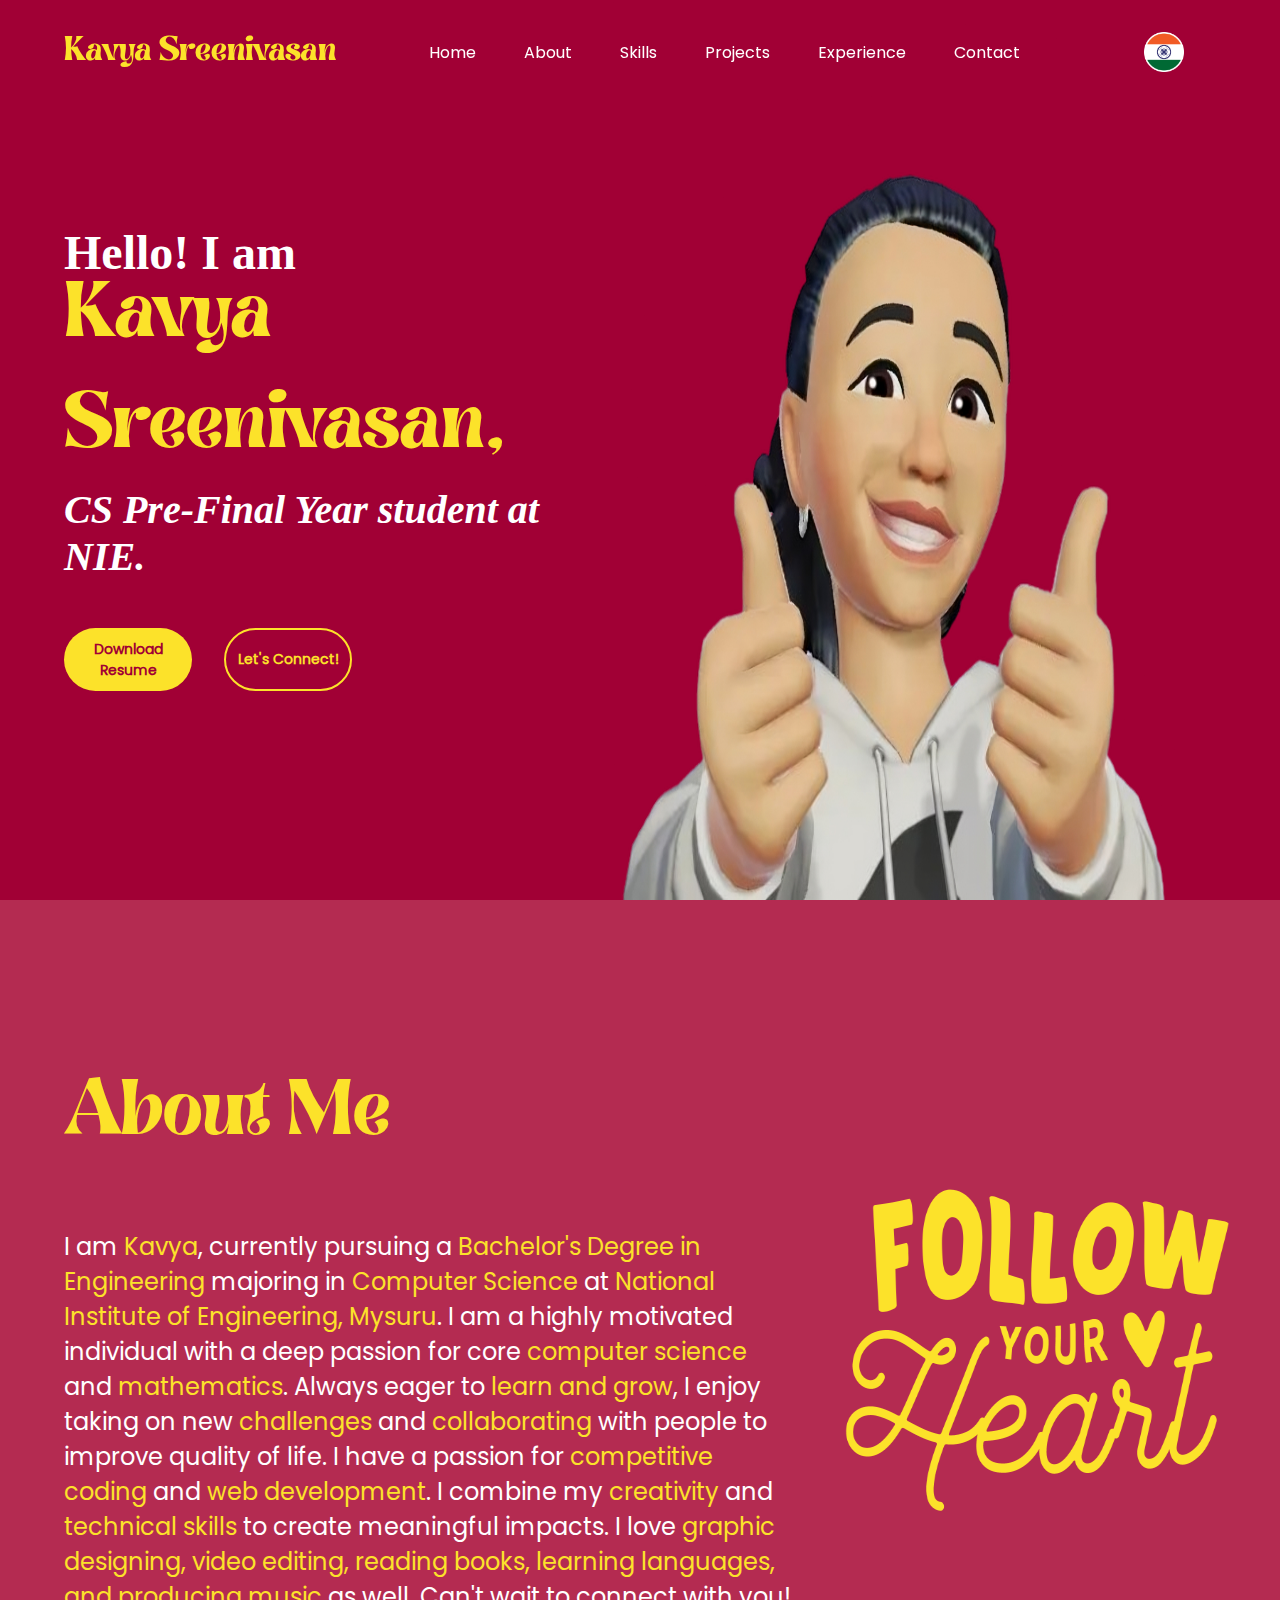
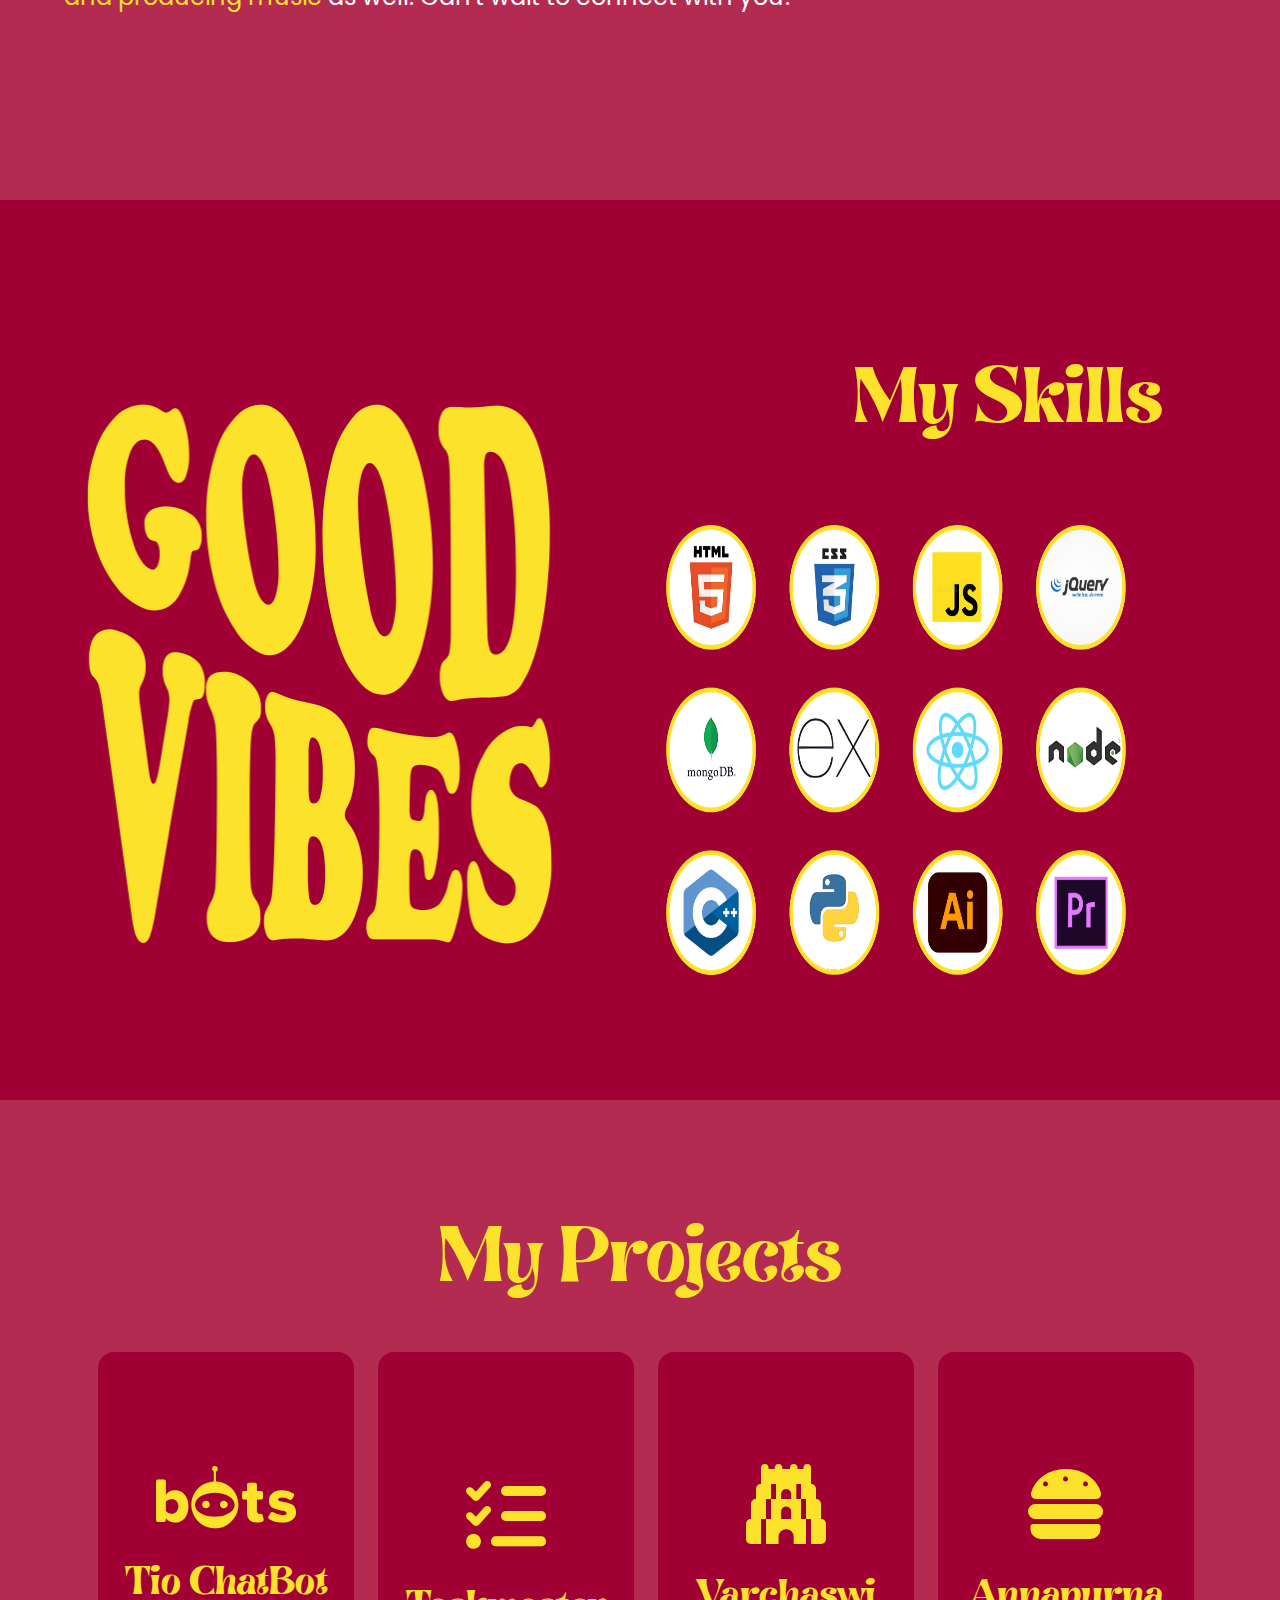
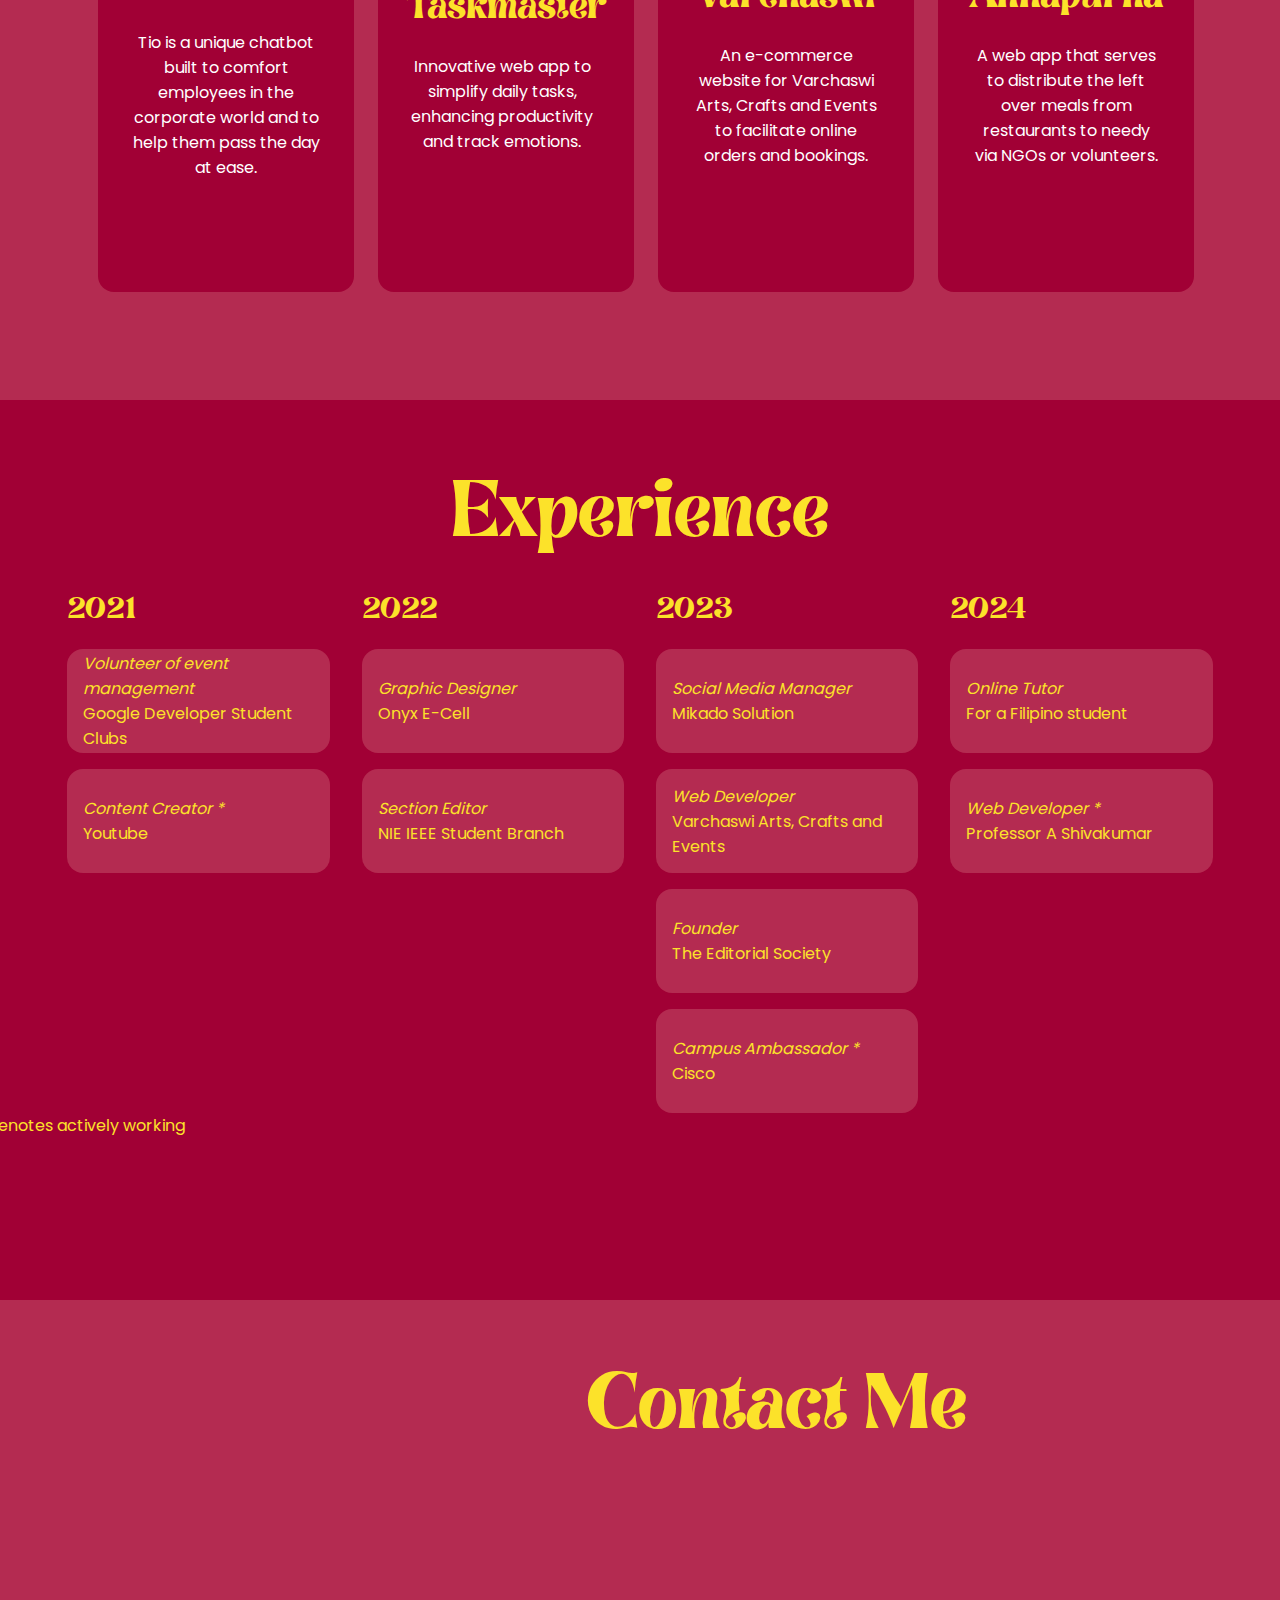
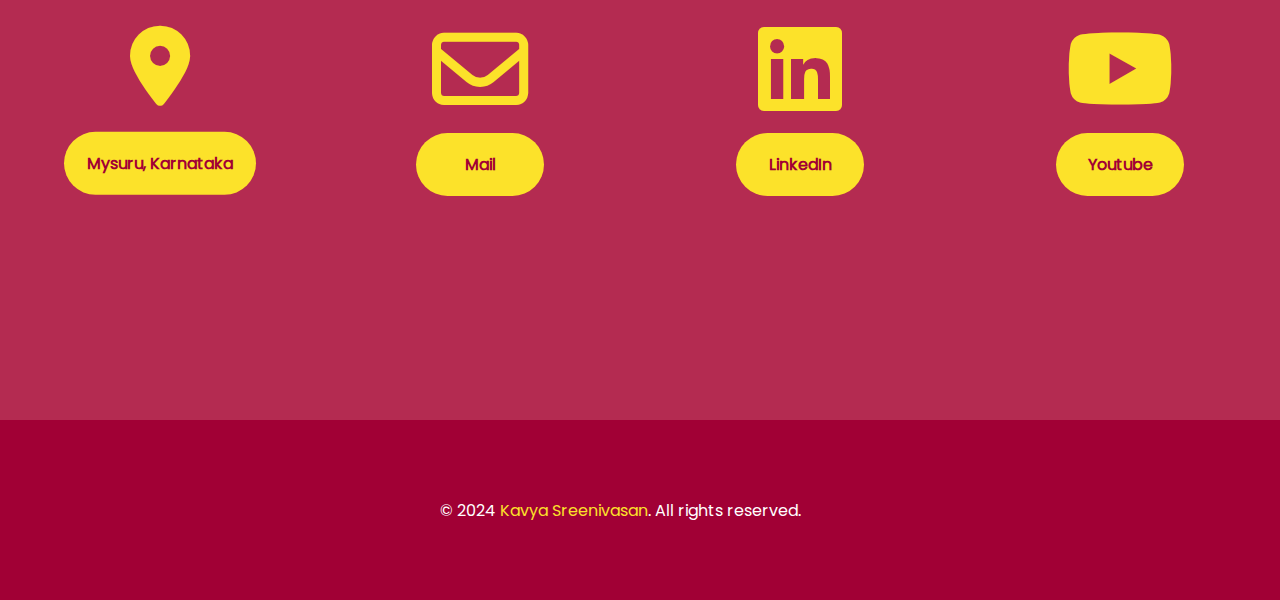
<file: index.html>
<!DOCTYPE html>
<html lang="en">

<head>
    <meta charset="UTF-8">
    <meta name="viewport" content="width=device-width, initial-scale=1.0">
    <link rel="stylesheet" href="https://cdnjs.cloudflare.com/ajax/libs/font-awesome/6.0.0/css/all.min.css" />
    <link rel="stylesheet" href="home.css">
    <title>Kavya Sreenivasan</title>
</head>

<body>
    <div class="header">
        <div class="name">Kavya Sreenivasan</div>
        <div class="right-header">
            <a href="#home">Home</a>
            <a href="#about-me">About</a>
            <a href="#skills">Skills</a>
            <a href="#projects">Projects</a>
            <a href="#experience">Experience</a>
            <a href="#contact">Contact</a>
        </div>
        <div class="header-corner"><img class="flag" src="img/1.png" alt="Indian-flag"></div>
    </div>

    <div class="first-page" id="home">
        <div class="intro">
            <div class="headings">
                <h1 class="first-line">Hello! I am</h1>
                <h1 class="first-page-name">Kavya Sreenivasan,</h1>
                <h1 class="italics"><em>CS Pre-Final Year student at NIE.</em></h1>
            </div>
            <div class="button-div">
                <a href="" target="_blank"><button class="resume">Download Resume</button></a>
                <button class="talk"><a href="#contact" class="downer">Let's Connect!</a></button>
            </div>
        </div>
        <div class="first-right">
            <img class="me-img" src="img/me.png" alt="my-bitmoji">
        </div>
    </div>

    <div class="second-page" id="about-me">
        <div class="second-left">
            <h1 class="about-me-heading">About Me</h1>
            <p class="about-me-paragh">
                I am <span>Kavya</span>, currently pursuing a <span>Bachelor's Degree in Engineering</span> majoring in
                <span>Computer Science</span> at <span>National Institute of Engineering, Mysuru</span>.
                I am a highly motivated individual with a deep passion for core <span>computer science</span> and
                <span>mathematics</span>.
                Always eager to <span>learn and grow</span>, I enjoy taking on new <span>challenges</span> and
                <span>collaborating</span> with people to improve quality of life.
                I have a passion for <span>competitive coding</span> and <span>web development</span>. I combine my
                <span>creativity</span> and <span>technical skills</span> to create meaningful impacts.
                I love <span>graphic designing, video editing, reading books, learning languages, and producing
                    music</span> as well. Can't wait to connect with you!
            </p>
        </div>
        <div class="second-right">
            <img src="img/3.png" alt="art-1" class="sec-img">
        </div>
    </div>

    <div class="third-page" id="skills">
        <div class="third-left">
            <img src="img/2.png" alt="art2" class="third-img">
        </div>
        <div class="third-right">
            <h1 class="skills-heading">My Skills</h1>
            <img src="img/skills-img.png" alt="my-skills-collage" class="collage">
        </div>
    </div>

    <div id="projects" class="fourth-page">
        <h1 class="projects-title">My Projects</h1>
        <div class="four-wrapper">
            <div class="four-element">
                <i class="fa-brands fa-bots"></i>
                <div class="four-content">
                    <h1 class="div-title">Tio ChatBot</h1>
                    <p class="f-p">Tio is a unique chatbot built to comfort employees in the corporate world and to help
                        them pass the day at ease.</p>
                </div>
            </div>
            <div class="four-element2">
                <i class="fa-solid fa-list-check"></i>
                <div class="four-content2">
                    <h1 class="div-title">Taskmaster</h1>
                    <p class="f-p">Innovative web app to simplify daily tasks, enhancing productivity and track
                        emotions.</p>
                </div>
            </div>
            <div class="four-element3">
                <i class="fa-solid fa-gopuram"></i>
                <div class="four-content">
                    <h1 class="div-title">Varchaswi</h1>
                    <p class="f-p">An e-commerce website for Varchaswi Arts, Crafts and Events to facilitate online
                        orders and bookings.</p>
                </div>
            </div>
            <div class="four-element3">
                <i class="fa-solid fa-burger"></i>
                <div class="four-content">
                    <h1 class="div-title">Annapurna</h1>
                    <p class="f-p">A web app that serves to distribute the left over meals from restaurants to needy via
                        NGOs or volunteers.</p>
                </div>
            </div>
        </div>
    </div>

    <div id="experience" class="fifth-page">
        <h1 class="projects-title exp" id="projects">Experience</h1>
        <div class="box-wrapper">
            <div class="first-box">
                <h2 class="box-title">2021</h2>
                <div class="box1">
                    <p class="exp-title"><em>Volunteer of event management</em><br> Google Developer Student Clubs</p>
                </div>
                <div class="box1">
                    <p class="exp-title"><em>Content Creator *</em><br>Youtube</p>
                </div>
            </div>
            <div class="first-box">
                <h2 class="box-title">2022</h2>
                <div class="box1">
                    <p class="exp-title"><em>Graphic Designer</em><br> Onyx E-Cell</p>
                </div>
                <div class="box1">
                    <p class="exp-title"><em>Section Editor</em><br>NIE IEEE Student Branch</p>
                </div>
            </div>
            <div class="first-box">
                <h2 class="box-title">2023</h2>
                <div class="box1">
                    <p class="exp-title"><em>Social Media Manager</em><br> Mikado Solution</p>
                </div>
                <div class="box1">
                    <p class="exp-title"><em>Web Developer</em><br>Varchaswi Arts, Crafts and Events</p>
                </div>
                <div class="box1">
                    <p class="exp-title"><em>Founder</em><br>The Editorial Society</p>
                </div>
                <div class="box1">
                    <p class="exp-title"><em>Campus Ambassador *</em><br>Cisco</p>
                </div>
            </div>
            <div class="first-box">
                <h2 class="box-title">2024</h2>
                <div class="box1">
                    <p class="exp-title"><em>Online Tutor</em><br>For a Filipino student</p>
                </div>
                <div class="box1">
                    <p class="exp-title"><em>Web Developer *</em><br>Professor A Shivakumar</p>
                </div>
            </div>
        </div>
        <p class="end-text">* denotes actively working</p>
    </div>

    <div id="contact" class="sixth-page">
        <div class="six-top">
            <h1 class="projects-title contact-one" id="projects">Contact Me</h1>
            <div class="six-wrapper">
                <div class="six-box">
                    <i class="fa-solid fa-location-dot"></i>
                    <a href="https://www.google.com/maps/place/Mysuru,+Karnataka/@12.3106458,76.6356898,13z/data=!3m1!4b1!4m6!3m5!1s0x3baf70381d572ef9:0x2b89ece8c0f8396d!8m2!3d12.2958104!4d76.6393805!16zL20vMGo2MDM?entry=ttu" target="_blank"><p class="location">Mysuru, Karnataka</p></a>
                </div>
                <div class="six-box">
                    <i class="fa-regular fa-envelope"></i>
                    <button class="mail"><a href="" target="_blank"
                            class="mail2">Mail</a></button>
                </div>
                <div class="six-box">
                    <i class="fa-brands fa-linkedin"></i>
                    <button class="mail"><a href="" target="_blank"
                            class="mail2">LinkedIn</a></button>
                </div>
                <div class="six-box">
                    <i class="fa-brands fa-youtube"></i>
                    <button class="mail"><a href="" target="_blank"
                            class="mail2">Youtube</a></button>
                </div>
            </div>
        </div>
        <div class="six-bottom">
            <p class="footer">&copy; 2024 <span>Kavya Sreenivasan</span>. All rights reserved. </p>
            <a href="#home"><i class="fa-regular fa-circle-up"></i></a>
        </div>
    </div>
</body>

</html>
</file>
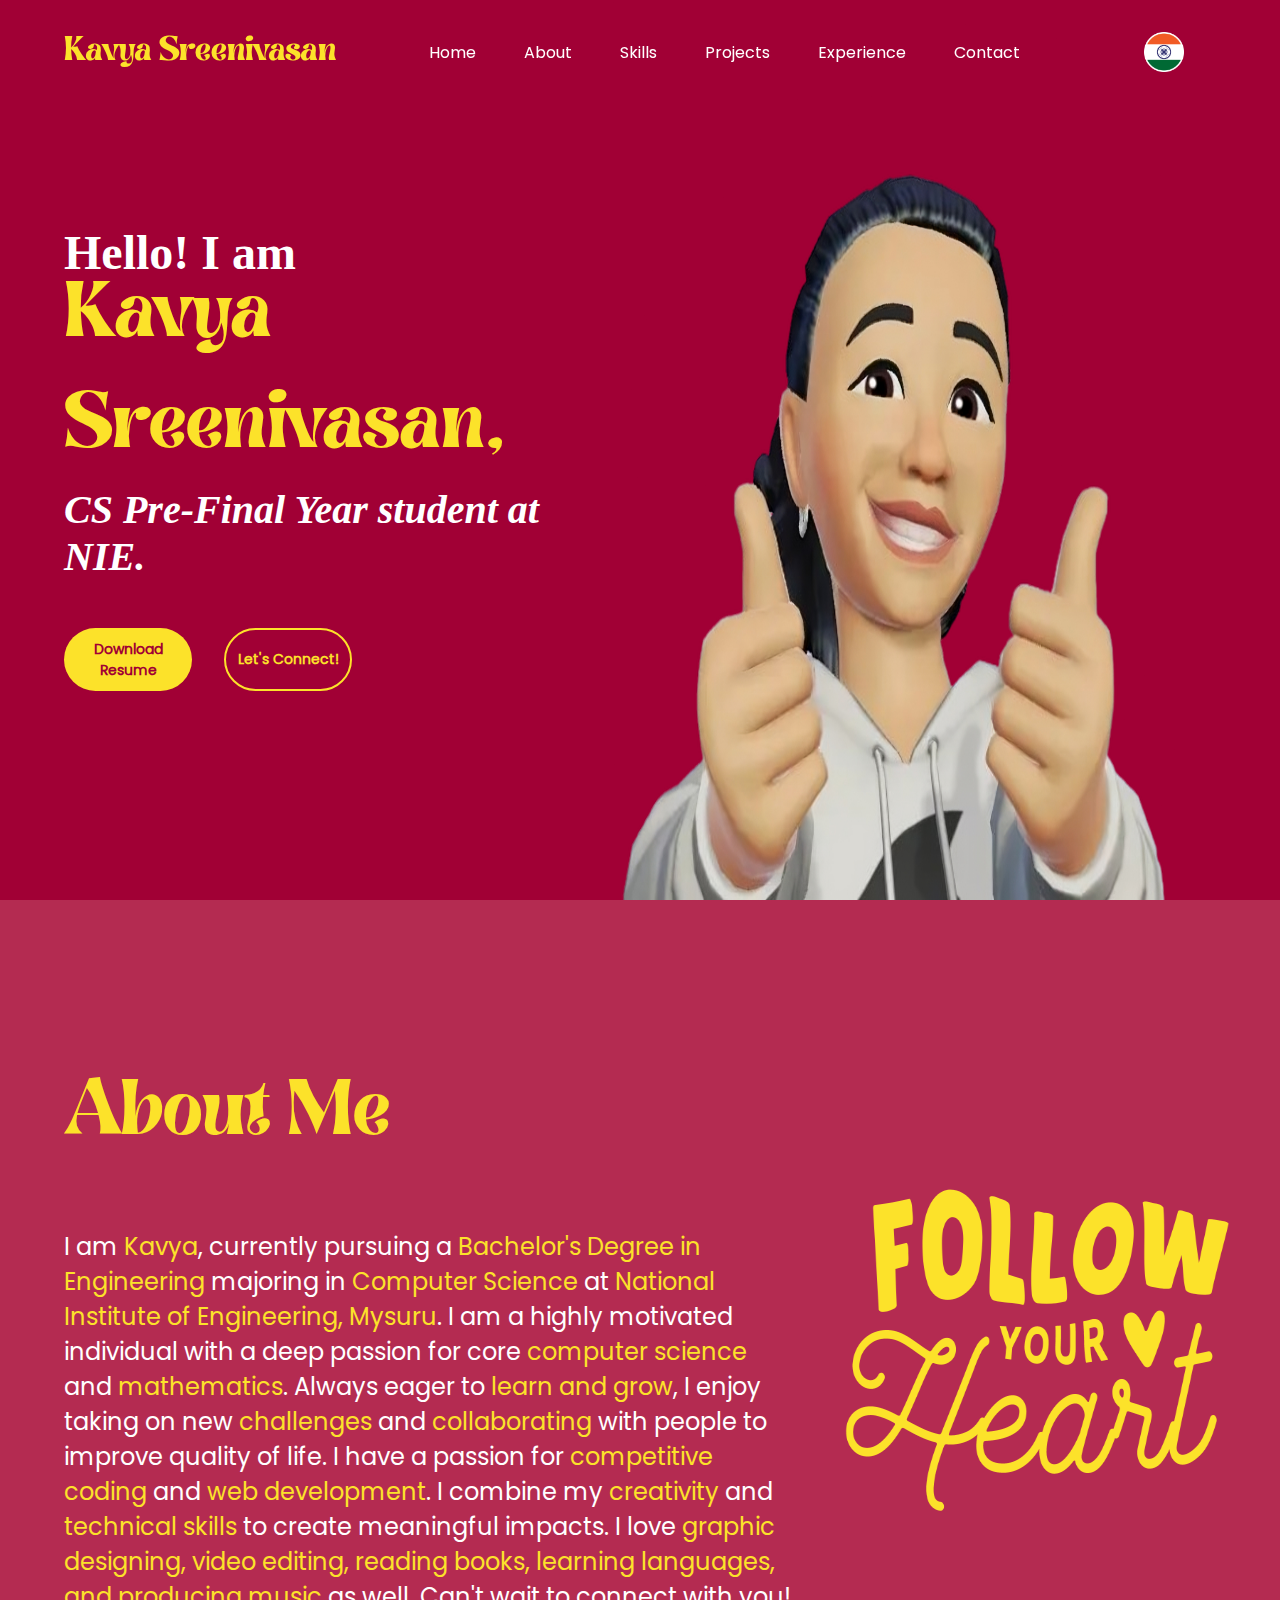
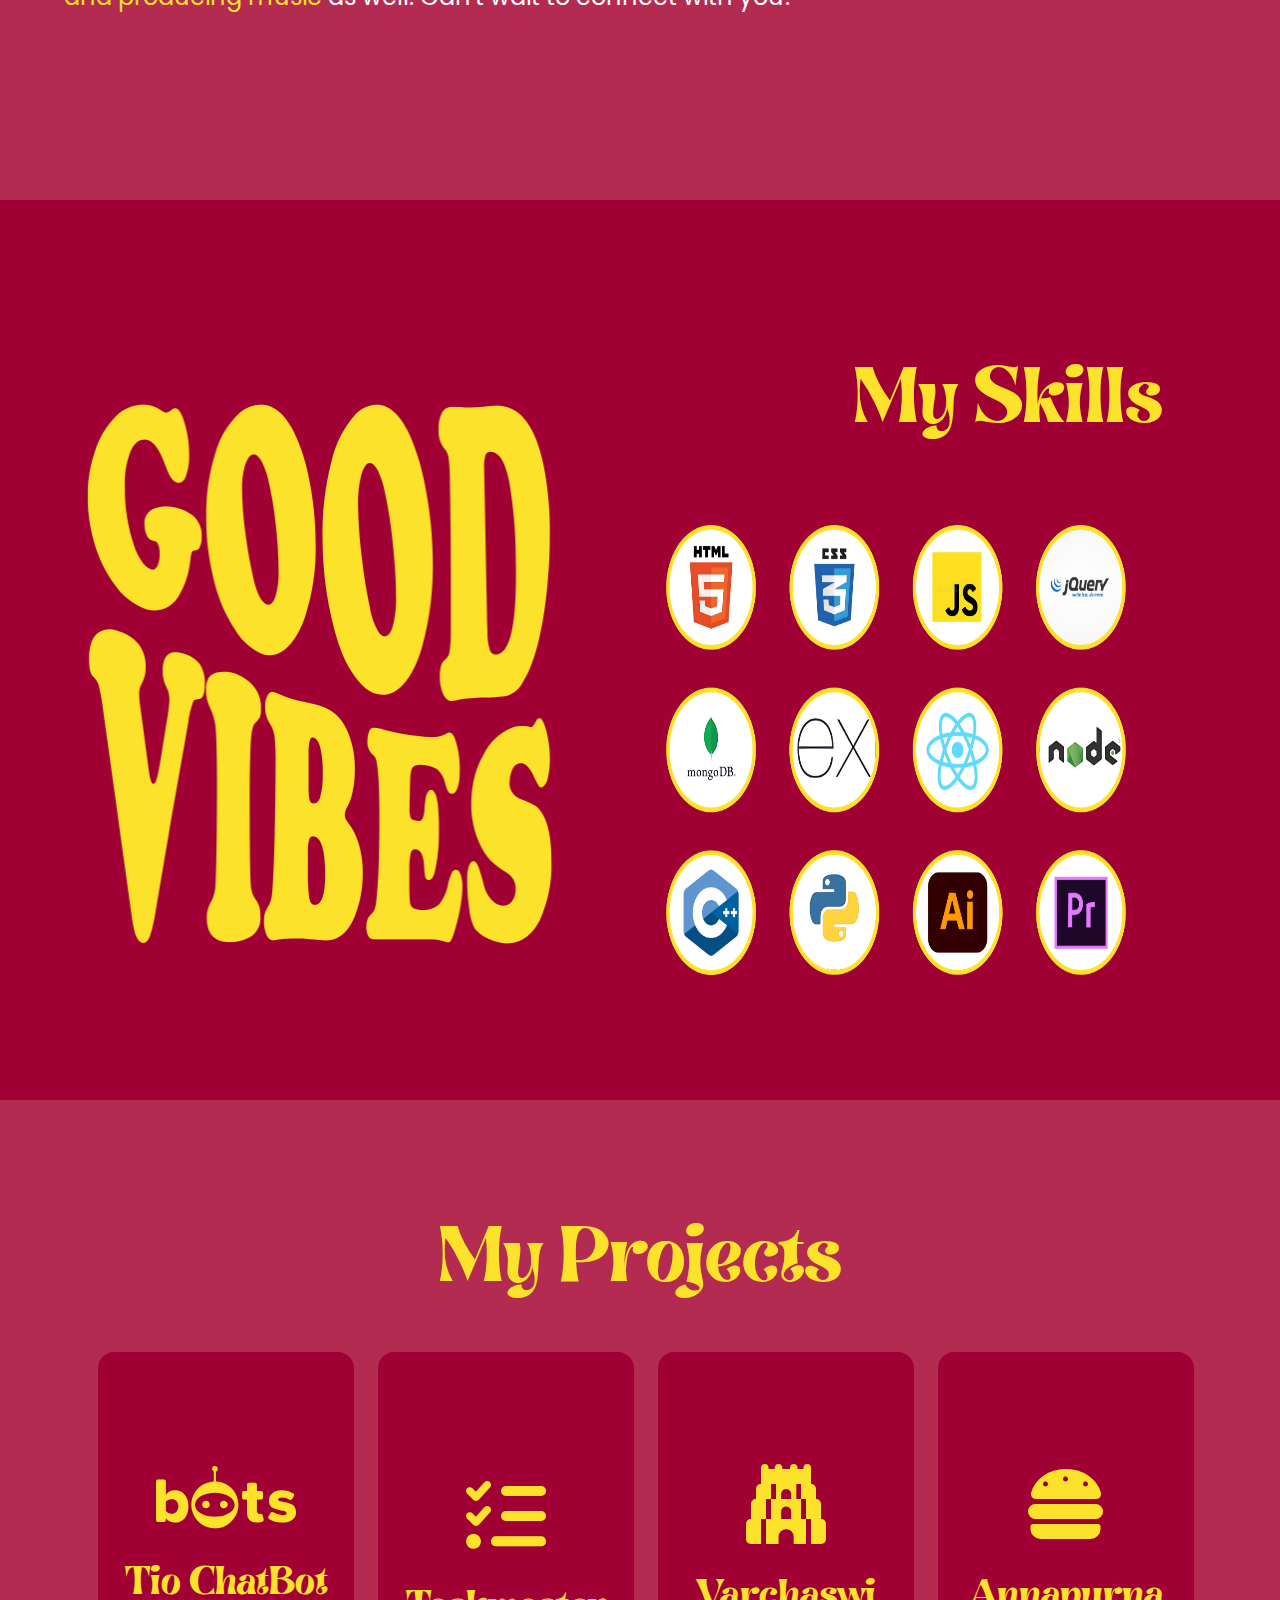
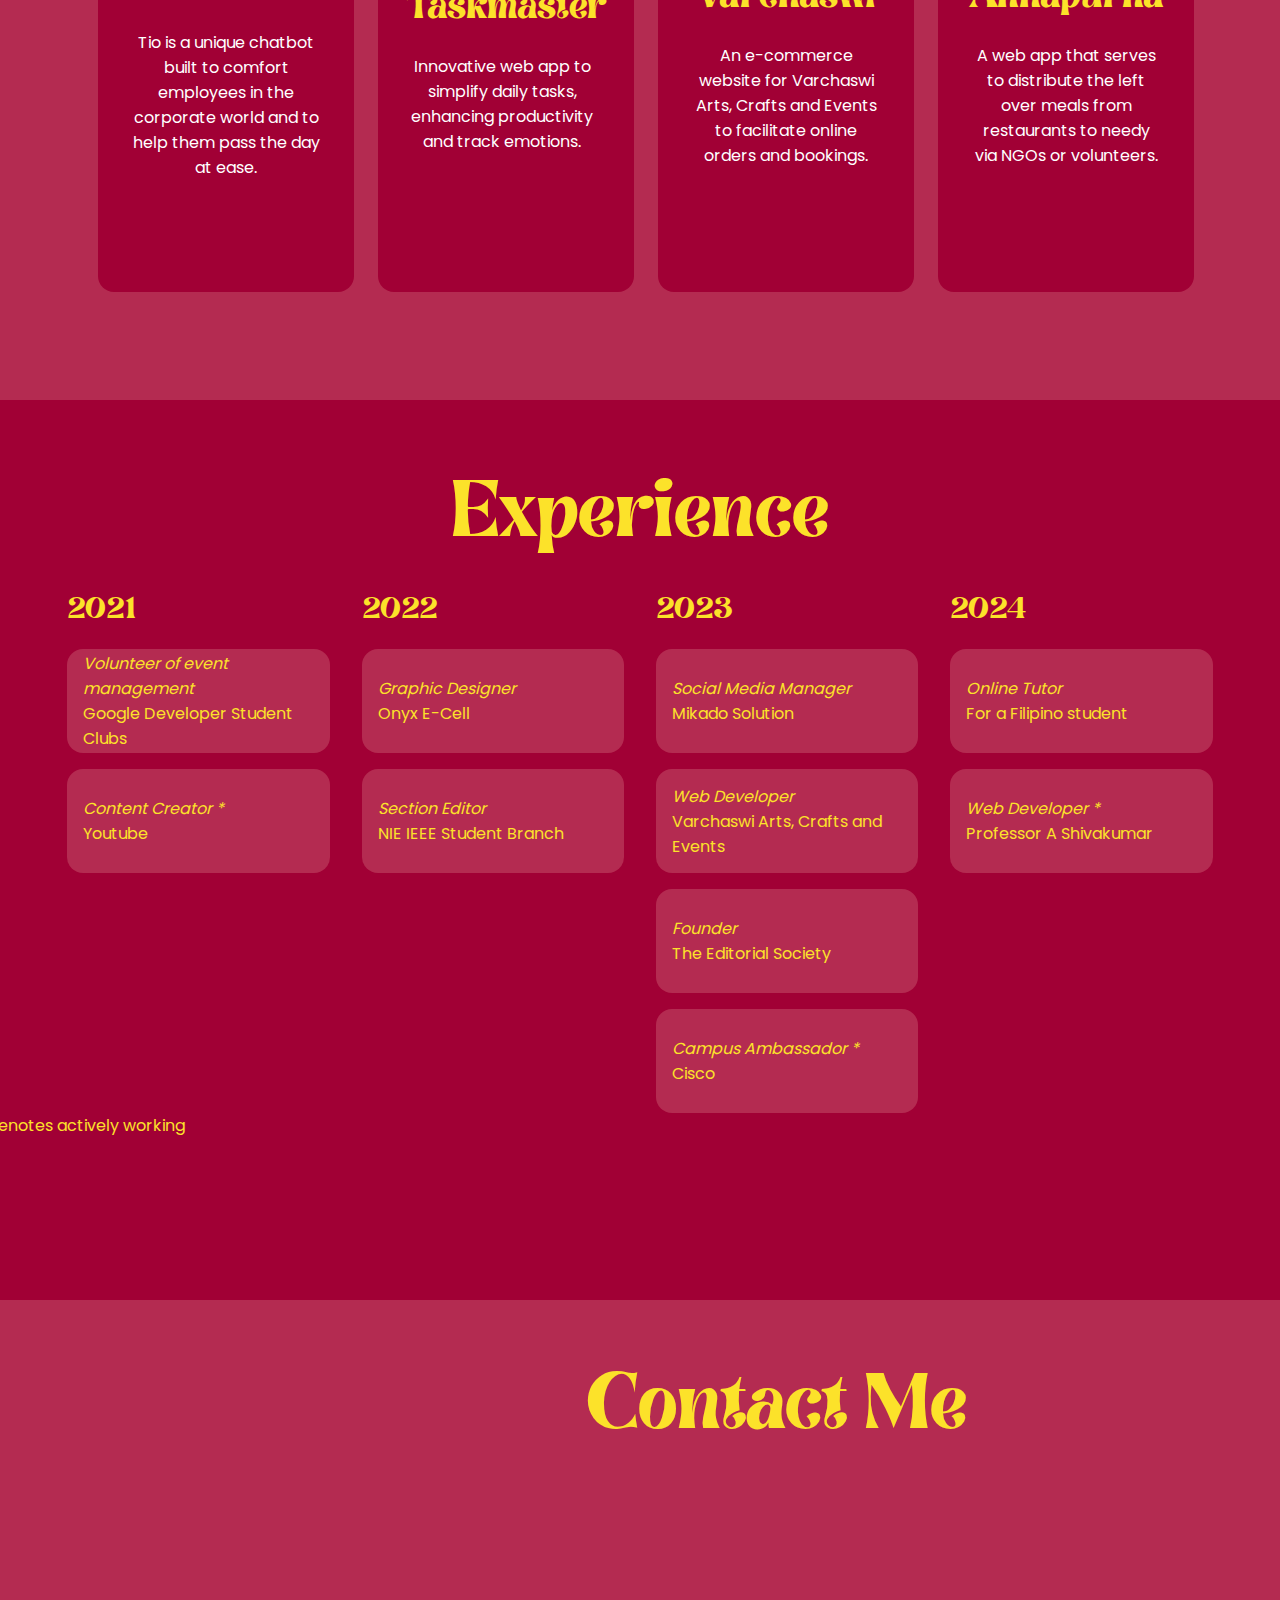
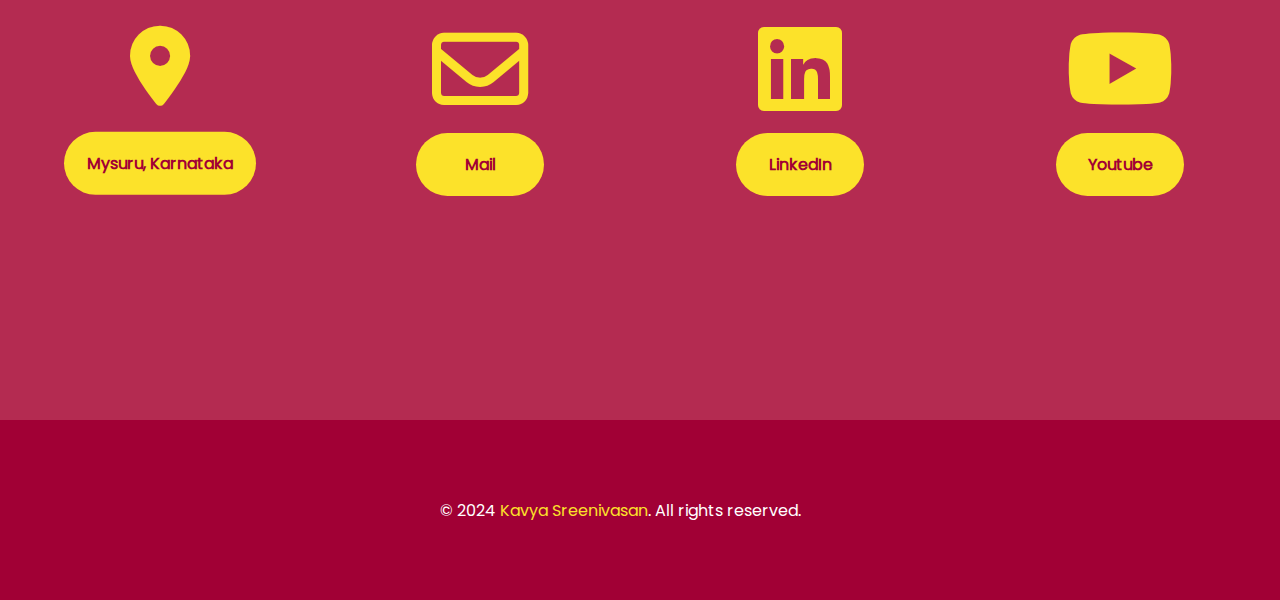
<file: home.html>
<!DOCTYPE html>
<html lang="en">

<head>
    <meta charset="UTF-8">
    <meta name="viewport" content="width=device-width, initial-scale=1.0">
    <link rel="stylesheet" href="https://cdnjs.cloudflare.com/ajax/libs/font-awesome/6.0.0/css/all.min.css" />
    <link rel="stylesheet" href="home.css">
    <title>Kavya Sreenivasan</title>
</head>

<body>
    <div class="header">
        <div class="name">Kavya Sreenivasan</div>
        <div class="right-header">
            <a href="#home">Home</a>
            <a href="#about-me">About</a>
            <a href="#skills">Skills</a>
            <a href="#projects">Projects</a>
            <a href="#experience">Experience</a>
            <a href="#contact">Contact</a>
        </div>
        <div class="header-corner"><img class="flag" src="img/1.png" alt="Indian-flag"></div>
    </div>

    <div class="first-page" id="home">
        <div class="intro">
            <div class="headings">
                <h1 class="first-line">Hello! I am</h1>
                <h1 class="first-page-name">Kavya Sreenivasan,</h1>
                <h1 class="italics"><em>CS Pre-Final Year student at NIE.</em></h1>
            </div>
            <div class="button-div">
                <a href="https://drive.google.com/file/d/1gC1Z7OuSJgd9bhB60DILQtbZAckFYbMf/view?usp=drive_link" target="_blank"><button class="resume">Download Resume</button></a>
                <button class="talk"><a href="#contact" class="downer">Let's Connect!</a></button>
            </div>
        </div>
        <div class="first-right">
            <img class="me-img" src="img/me.png" alt="my-bitmoji">
        </div>
    </div>

    <div class="second-page" id="about-me">
        <div class="second-left">
            <h1 class="about-me-heading">About Me</h1>
            <p class="about-me-paragh">
                I am <span>Kavya</span>, currently pursuing a <span>Bachelor's Degree in Engineering</span> majoring in
                <span>Computer Science</span> at <span>National Institute of Engineering, Mysuru</span>.
                I am a highly motivated individual with a deep passion for core <span>computer science</span> and
                <span>mathematics</span>.
                Always eager to <span>learn and grow</span>, I enjoy taking on new <span>challenges</span> and
                <span>collaborating</span> with people to improve quality of life.
                I have a passion for <span>competitive coding</span> and <span>web development</span>. I combine my
                <span>creativity</span> and <span>technical skills</span> to create meaningful impacts.
                I love <span>graphic designing, video editing, reading books, learning languages, and producing
                    music</span> as well. Can't wait to connect with you!
            </p>
        </div>
        <div class="second-right">
            <img src="img/3.png" alt="art-1" class="sec-img">
        </div>
    </div>

    <div class="third-page" id="skills">
        <div class="third-left">
            <img src="img/2.png" alt="art2" class="third-img">
        </div>
        <div class="third-right">
            <h1 class="skills-heading">My Skills</h1>
            <img src="img/skills-img.png" alt="my-skills-collage" class="collage">
        </div>
    </div>

    <div id="projects" class="fourth-page">
        <h1 class="projects-title">My Projects</h1>
        <div class="four-wrapper">
            <div class="four-element">
                <i class="fa-brands fa-bots"></i>
                <div class="four-content">
                    <h1 class="div-title">Tio ChatBot</h1>
                    <p class="f-p">Tio is a unique chatbot built to comfort employees in the corporate world and to help
                        them pass the day at ease.</p>
                </div>
            </div>
            <div class="four-element2">
                <i class="fa-solid fa-list-check"></i>
                <div class="four-content2">
                    <h1 class="div-title">Taskmaster</h1>
                    <p class="f-p">Innovative web app to simplify daily tasks, enhancing productivity and track
                        emotions.</p>
                </div>
            </div>
            <div class="four-element3">
                <i class="fa-solid fa-gopuram"></i>
                <div class="four-content">
                    <h1 class="div-title">Varchaswi</h1>
                    <p class="f-p">An e-commerce website for Varchaswi Arts, Crafts and Events to facilitate online
                        orders and bookings.</p>
                </div>
            </div>
            <div class="four-element3">
                <i class="fa-solid fa-burger"></i>
                <div class="four-content">
                    <h1 class="div-title">Annapurna</h1>
                    <p class="f-p">A web app that serves to distribute the left over meals from restaurants to needy via
                        NGOs or volunteers.</p>
                </div>
            </div>
        </div>
    </div>

    <div id="experience" class="fifth-page">
        <h1 class="projects-title exp" id="projects">Experience</h1>
        <div class="box-wrapper">
            <div class="first-box">
                <h2 class="box-title">2021</h2>
                <div class="box1">
                    <p class="exp-title"><em>Volunteer of event management</em><br> Google Developer Student Clubs</p>
                </div>
                <div class="box1">
                    <p class="exp-title"><em>Content Creator *</em><br>Youtube</p>
                </div>
            </div>
            <div class="first-box">
                <h2 class="box-title">2022</h2>
                <div class="box1">
                    <p class="exp-title"><em>Graphic Designer</em><br> Onyx E-Cell</p>
                </div>
                <div class="box1">
                    <p class="exp-title"><em>Section Editor</em><br>NIE IEEE Student Branch</p>
                </div>
            </div>
            <div class="first-box">
                <h2 class="box-title">2023</h2>
                <div class="box1">
                    <p class="exp-title"><em>Social Media Manager</em><br> Mikado Solution</p>
                </div>
                <div class="box1">
                    <p class="exp-title"><em>Web Developer</em><br>Varchaswi Arts, Crafts and Events</p>
                </div>
                <div class="box1">
                    <p class="exp-title"><em>Founder</em><br>The Editorial Society</p>
                </div>
                <div class="box1">
                    <p class="exp-title"><em>Campus Ambassador *</em><br>Cisco</p>
                </div>
            </div>
            <div class="first-box">
                <h2 class="box-title">2024</h2>
                <div class="box1">
                    <p class="exp-title"><em>Online Tutor</em><br>For a Filipino student</p>
                </div>
                <div class="box1">
                    <p class="exp-title"><em>Web Developer *</em><br>Professor A Shivakumar</p>
                </div>
            </div>
        </div>
        <p class="end-text">* denotes actively working</p>
    </div>

    <div id="contact" class="sixth-page">
        <div class="six-top">
            <h1 class="projects-title contact-one" id="projects">Contact Me</h1>
            <div class="six-wrapper">
                <div class="six-box">
                    <i class="fa-solid fa-location-dot"></i>
                    <a href="https://www.google.com/maps/place/Mysuru,+Karnataka/@12.3106458,76.6356898,13z/data=!3m1!4b1!4m6!3m5!1s0x3baf70381d572ef9:0x2b89ece8c0f8396d!8m2!3d12.2958104!4d76.6393805!16zL20vMGo2MDM?entry=ttu" target="_blank"><p class="location">Mysuru, Karnataka</p></a>
                </div>
                <div class="six-box">
                    <i class="fa-regular fa-envelope"></i>
                    <button class="mail"><a href="mailto:officialkesai315@gmail.com" target="_blank"
                            class="mail2">Mail</a></button>
                </div>
                <div class="six-box">
                    <i class="fa-brands fa-linkedin"></i>
                    <button class="mail"><a href="https://in.linkedin.com/in/kavyas127" target="_blank"
                            class="mail2">LinkedIn</a></button>
                </div>
                <div class="six-box">
                    <i class="fa-brands fa-youtube"></i>
                    <button class="mail"><a href="https://www.youtube.com/@staysmeade" target="_blank"
                            class="mail2">Youtube</a></button>
                </div>
            </div>
        </div>
        <div class="six-bottom">
            <p class="footer">&copy; 2024 <span>Kavya Sreenivasan</span>. All rights reserved. </p>
            <a href="#home"><i class="fa-regular fa-circle-up"></i></a>
        </div>
    </div>
</body>

</html>
</file>
<file: home.css>
@font-face {
    font-family: brasika;
    src: url(fonts/BrasikaDisplay.ttf);
}

@font-face {
    font-family: poppins;
    src: url(fonts/Poppins-Regular.ttf);
}

html{
    scroll-behavior: smooth;
}

a{
    text-decoration: none;
    color: white;
}

.mail2{
    text-decoration: none;
    color: #A10035;
}

.downer{
    color:#FCE22A;
}

span{
    color:#FCE22A;
}

span2{
    color:white;
}

body {
    margin: 0;
    padding: 0;
    border: 0;
    overflow-x: hidden;
}

.header{
    position: fixed;
    display: flex;
    justify-content: space-between;
    width: 100vw;
    height: 8vh;
    align-items: center;
    padding: 1rem 4rem;
    z-index: 100;
}

.name{
    color:#FCE22A;
    font-family: brasika;
    font-size: 1.7rem;
}

.right-header{
    display: flex;
    flex-direction: row;
    column-gap: 3rem;
    transform:translateX(-6rem);
    font-family: poppins;
    font-weight: 500;
}

.flag{
    display: flex;
    width: 2.5rem;
    height: 2.5rem;
    transform:translateX(-10rem);
}

.first-page{
    height: 100vh;
    width: 100vw;
    background-color: #A10035;
    display: flex;
    flex-direction: row;
}

.intro{
    display: flex;
    position: relative;
    width: 60vw;
    height: 100vh;
    justify-content: center;
    align-items: right;
    flex-direction: column;
    padding-left: 4rem;
    row-gap: 3rem;
}

h1{
    color: white;
    padding: 0;
    margin: 0;
    font-size: 2.5rem;
}

.first-page-name{
    color:#FCE22A;
    font-family: brasika;
    font-size: 4rem;
    font-weight: 200;
    padding: 0;
    margin: 0;
}

.first-line{
    font-size: 3rem;
    transform: translateY(1rem);
}

.me-img{
    height: 100vh;
    width: 45vw;
    margin-right: 6rem;
}

.button-div{
    display: flex;
    flex-direction: row;
    column-gap: 2rem;
}

button{
    cursor: pointer;
}

.resume{
    color: #A10035;
    height: 7vh;
    width: 10vw;
    border-radius: 5rem;
    background-color: #FCE22A;
    border: none;
    font-size: 14px;
    font-family: poppins;
    font-weight: 600;
}

.resume:hover{
    background-color: #fce32ae6;
    border: 2px solid #FCE22A;
}

.talk{
    height: 7vh;
    width: 10vw;
    border-radius: 5rem;
    background-color: #A10035;
    border: none;
    font-size: 14px;
    color: #FCE22A;
    border: 2px solid #FCE22A;
    font-family: poppins;
    font-weight: 600;
}

.second-page{
    height: 100vh;
    width: 100vw;
    background-color: #B42B51;
    display: flex;
}

.second-right{
    display: flex;
    justify-content: center;
    align-items: center;
    width: 40vw;
    height: 100vh;
}

.sec-img{
    height: 60vh;
    width: 30vw;
}


.second-left{
    display: flex;
    position: relative;
    width: 60vw;
    height: 100vh;
    justify-content: center;
    align-items: right;
    flex-direction: column;
    padding-left: 4rem;
    row-gap: 2rem;
}

.about-me-heading{
    color:#FCE22A;
    font-family: brasika;
    font-size: 4rem;
    font-weight: 200;
}

.about-me-paragh{
    font-family: poppins;
    color: white;
    font-size: 1.5rem;
}

.third-page{
    height: 100vh;
    width: 100vw;
    background-color: #A10035;
    display: flex;
}

.third-img{
    margin-top: 3rem;
    height: 60vh;
    width: 42vw;
}


.third-left{
    display: flex;
    position: relative;
    width: 40vw;
    height: 100vh;
    justify-content: center;
    align-items: center;
    padding-left: 4rem;
}

.skills-heading{
    color:#FCE22A;
    font-family: brasika;
    font-size: 4rem;
    font-weight: 200;
    text-align: right;
    margin-top: 1.5rem;
    transform: translateX(7rem);
}

.third-right{
    display: flex;
    flex-direction: column;
    row-gap: 4rem;
    position: relative;
    width: 60vw;
    height: 100vh;
    justify-content: center;
    align-items: center;
    padding-right: 4rem;
}

.collage{
    height: 50vh;
    width: 45vw;
}

.fourth-page{
    height: 100vh;
    width: 100vw;
    background-color: #B42B51;
    display: flex;
    align-items: center;
    justify-content: center;
    flex-direction: column;
    row-gap: 2rem;
}

.projects-title{
    color:#FCE22A;
    font-family: brasika;
    font-size: 4rem;
    font-weight: 200;
}

.four-wrapper{
    display: flex;
    flex-direction: row;
    column-gap: 1.5rem;
    margin-left: 0.75rem;
}

.four-element, .four-element2, .four-element3{
    display: flex;
    width: 20vw;
    height: 60vh;
    background-color: #A10035;
    border-radius: 1rem;
    justify-content: center;
    flex-direction: column;
    align-items: center;
}

.f-p{
    justify-content: center;
    align-items: center;
    display: flex;
    font-size: 1rem;
    color: white;
    font-family: poppins;
    width: 15vw;
    text-align: center;
}

.four-content{
    justify-content: center;
    align-items: center;
    display: flex;
    flex-direction: column;
}

.four-content2{
    transform: translateY(-0.07rem);
}

.fa-brands, .fa-solid{
    font-size: 7rem;
    color: #FCE22A;
    position: relative;
    height: fit-content;
    width: fit-content;
}

.four-element2, .four-element3{
    row-gap: 1.75rem;
}


.fa-solid{
    font-size: 5rem;
    margin-top: 0.25rem;
}

.div-title{
    color:#FCE22A;
    font-family: brasika;
    font-size: 2rem;
    font-weight: 200;
    text-align: center;
}

.fifth-page{
    height: 100vh;
    width: 100vw;
    background-color: #A10035;
    display: flex;
    align-items: center;
    justify-content: start;
    flex-direction: column;
    row-gap: 1rem;
}

.exp{
    display: flex;
    margin-top: 4rem;
}

.box-wrapper{
    display: flex;
    flex-direction: row;
    column-gap: 2rem;
}

.first-box{
    display: flex;
    flex-direction: column;
    row-gap: 1rem;
}

.box-title{
    font-family: brasika;
    font-weight: 200;
    color: #FCE22A;
    padding: 0;
    margin: 0;
}

.box1{
    background-color: #B42B51;
    height: 8vh;
    width: 18vw;
    border-radius: 1rem;
    display: flex;
    align-items: center;
    justify-content: left;
    padding: 1rem;
}

.exp-title{
    font-family: poppins;
    font-size: 1rem;
    color: #FCE22A;
}

.end-text{
    font-family: poppins;
    color: #FCE22A;
    transform: translate(-35rem ,-2rem);
}

.sixth-page{
    height: 100vh;
    width: 100vw;
    background-color: #B42B51;
    display: flex;
    flex-direction: column;
}

.six-top{
    height: 80vh;
    width: 100vw;
    background-color: #B42B51;
    display: flex;
    flex-direction: column;
}

.contact-one{
    position: absolute;
    display: flex;
    justify-content: center;
    transform: translate(36.6rem, 3.5rem);
}

.six-wrapper{
    margin-top: 1rem;
    display: flex;
    flex-direction: row;
}

.six-box{
    position: relative;
    height: 80vh;
    width: 50vw;
    display: flex;
    justify-content: center;
    align-items: center;
    flex-direction: column;
    row-gap: 1rem;
    transform: translateY(2rem);
}

.fa-location-dot{
    transform: translateY(0.7rem);
}

.fa-regular, .fa-youtube, .fa-linkedin{
    font-size: 6rem;
    color: #FCE22A;
    position: relative;
    height: fit-content;
    width: fit-content;
}

.mail{
    color: #A10035;
    height: 7vh;
    width: 10vw;
    border-radius: 5rem;
    background-color: #FCE22A;
    border: none;
    font-size: 1rem;
    font-family: poppins;
    font-weight: 600;
}

.mail:hover{
    background-color: #fce32ae6;
    border: 2px solid #FCE22A;
}

.location{
    transform: translateY(0.3rem);
    display: flex;
    justify-content: center;
    align-items: center;
    color: #A10035;
    height: 7vh;
    width: 15vw;
    border-radius: 5rem;
    background-color: #FCE22A;
    border: none;
    font-size: 1rem;
    font-family: poppins;
    font-weight: 600;
}

.location:hover{
    background-color: #fce32ae6;
}

.six-bottom{
    height: 20vh;
    width: 100vw;
    background-color: #A10035;
    display: flex;
    justify-content: center;
    align-items: center;
    font-family: poppins;
    font-size: 1rem;
    color: white;
}

.fa-circle-up{
    font-size: 2.5rem;
    transform: translateX(30rem);
}
</file>
